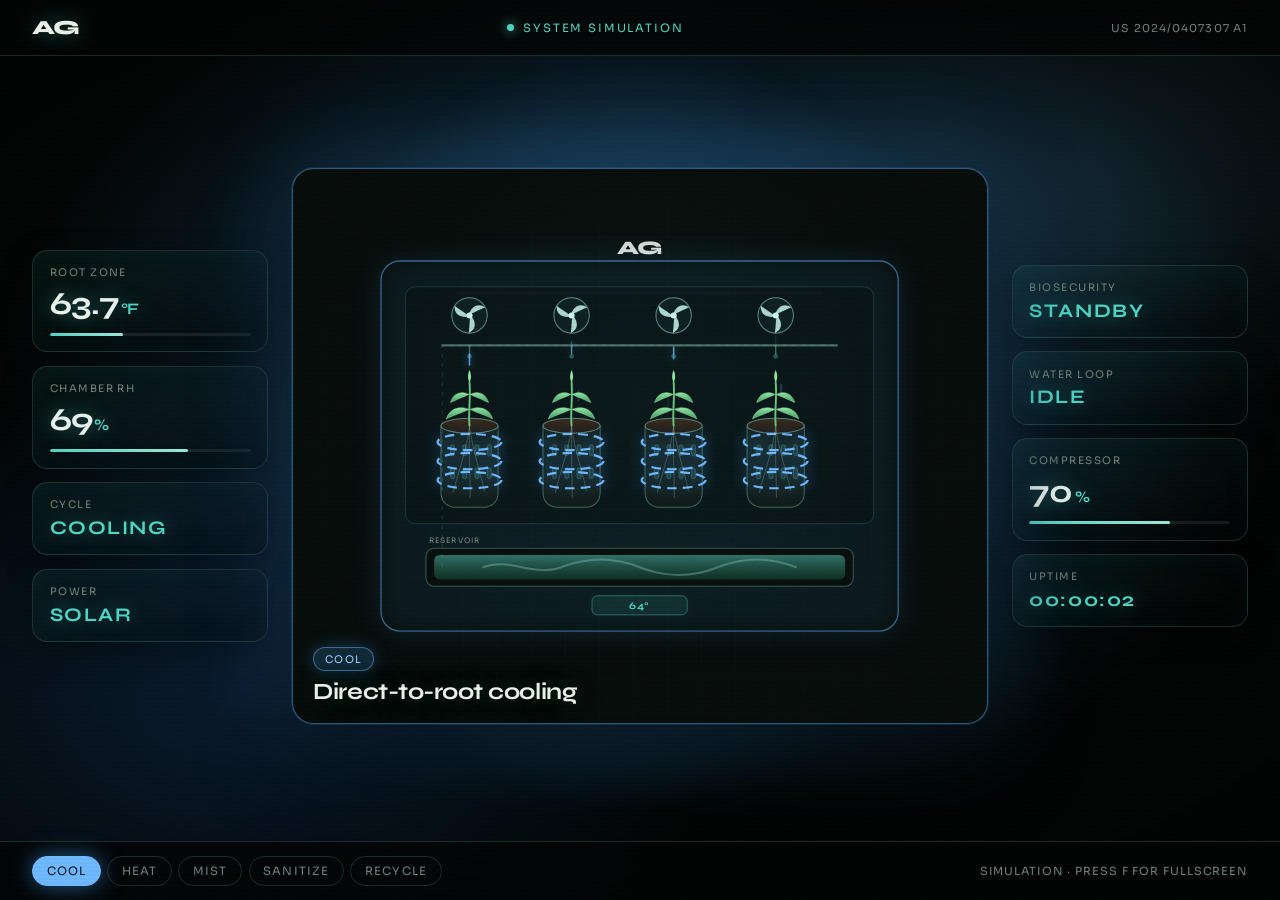
<file: kiosk.html>
<!DOCTYPE html>
<html lang="en">
  <head>
    <meta charset="UTF-8" />
    <meta name="viewport" content="width=device-width, initial-scale=1.0" />
    <title>AG — System Simulation</title>
    <meta name="description" content="AG booth display — thermally controlled plant nursery system simulation." />
    <meta name="robots" content="noindex" />
    <link rel="preconnect" href="https://fonts.googleapis.com" />
    <link rel="preconnect" href="https://fonts.gstatic.com" crossorigin />
    <link
      href="https://fonts.googleapis.com/css2?family=Sora:wght@300;400;500;600&family=Syne:wght@600;700;800&display=swap"
      rel="stylesheet"
    />
    <link rel="stylesheet" href="css/kiosk.css" />
  </head>
  <body class="kiosk" data-mode="cool">
    <div class="grain" aria-hidden="true"></div>
    <div class="scanlines" aria-hidden="true"></div>

    <header class="kiosk-bar">
      <a class="kiosk-bar__brand" href="index.html">AG</a>
      <p class="kiosk-bar__status">
        <span class="pulse-dot" aria-hidden="true"></span>
        <span data-feed-status>SYSTEM SIMULATION</span>
      </p>
      <p class="kiosk-bar__meta">US 2024/0407307 A1</p>
    </header>

    <main class="kiosk-stage">
      <aside class="hud hud--left">
        <div class="hud__block">
          <p class="hud__label">Root zone</p>
          <p class="hud__value"><span data-root-temp>64.2</span><small>°F</small></p>
          <div class="hud__meter"><span data-root-meter style="width: 62%"></span></div>
        </div>
        <div class="hud__block">
          <p class="hud__label">Chamber RH</p>
          <p class="hud__value"><span data-rh>71</span><small>%</small></p>
          <div class="hud__meter"><span data-rh-meter style="width: 71%"></span></div>
        </div>
        <div class="hud__block">
          <p class="hud__label">Cycle</p>
          <p class="hud__value hud__value--text" data-cycle>COOLING</p>
        </div>
        <div class="hud__block">
          <p class="hud__label">Power</p>
          <p class="hud__value hud__value--text" data-power>SOLAR</p>
        </div>
      </aside>

      <div class="viz" aria-hidden="true">
        <div class="viz__bloom"></div>
        <div class="viz__frame">
          <div class="viz__grid"></div>

          <!--
            Bay centers (shared by fans / nozzles / pots / plants):
            250 · 400 · 550 · 700
          -->
          <svg class="viz__schematic" viewBox="0 0 1000 640" preserveAspectRatio="xMidYMid meet">
            <defs>
              <linearGradient id="coilGrad" x1="0" y1="0" x2="1" y2="0">
                <stop offset="0%" stop-color="#7ef0de" />
                <stop offset="100%" stop-color="#2f9a74" />
              </linearGradient>
              <linearGradient id="leafGrad" x1="0" y1="0" x2="0" y2="1">
                <stop offset="0%" stop-color="#8fe6a0" />
                <stop offset="100%" stop-color="#3f9a63" />
              </linearGradient>
              <linearGradient id="waterGrad" x1="0" y1="0" x2="0" y2="1">
                <stop offset="0%" stop-color="#5fe0d0" stop-opacity="0.55" />
                <stop offset="100%" stop-color="#2f9a74" stop-opacity="0.28" />
              </linearGradient>
              <linearGradient id="soilGrad" x1="0" y1="0" x2="0" y2="1">
                <stop offset="0%" stop-color="#3a2c1e" />
                <stop offset="100%" stop-color="#1c150e" />
              </linearGradient>
              <filter id="soft" x="-60%" y="-60%" width="220%" height="220%">
                <feGaussianBlur stdDeviation="2.5" result="b" />
                <feMerge><feMergeNode in="b" /><feMergeNode in="SourceGraphic" /></feMerge>
              </filter>

              <!-- cylindrical breathing container -->
              <g id="pot">
                <path class="pot-body" d="M-42 0 V98 Q-42 116 -24 120 H24 Q42 116 42 98 V0" />
                <ellipse class="pot-soil" cx="0" cy="0" rx="42" ry="11" fill="url(#soilGrad)" />
                <ellipse class="pot-rim" cx="0" cy="0" rx="42" ry="11" />
                <rect class="pot-slot" x="-28" y="28" width="6" height="16" rx="3" />
                <rect class="pot-slot" x="-10" y="28" width="6" height="16" rx="3" />
                <rect class="pot-slot" x="8" y="28" width="6" height="16" rx="3" />
                <rect class="pot-slot" x="26" y="28" width="6" height="16" rx="3" />
                <rect class="pot-slot" x="-28" y="62" width="6" height="16" rx="3" />
                <rect class="pot-slot" x="-10" y="62" width="6" height="16" rx="3" />
                <rect class="pot-slot" x="8" y="62" width="6" height="16" rx="3" />
                <rect class="pot-slot" x="26" y="62" width="6" height="16" rx="3" />
              </g>

              <g id="coilset">
                <ellipse class="coil-ring" cx="0" cy="24" rx="47" ry="12" />
                <ellipse class="coil-ring" cx="0" cy="52" rx="47" ry="12" />
                <ellipse class="coil-ring" cx="0" cy="80" rx="47" ry="12" />
              </g>

              <g id="seed">
                <path class="root" d="M0 2 C -5 38 -16 66 -24 98" />
                <path class="root" d="M0 2 C 5 38 15 64 22 96" />
                <path class="root" d="M0 2 C -1 44 1 76 1 106" />
                <path class="stem" d="M0 0 C -2 -20 2 -42 0 -64" />
                <path class="leaf" d="M-1 -24 C -16 -30 -30 -24 -34 -10 C -22 -16 -8 -20 -1 -24 Z" />
                <path class="leaf" d="M1 -24 C 16 -30 30 -24 34 -10 C 22 -16 8 -20 1 -24 Z" />
                <path class="leaf" d="M-1 -46 C -13 -52 -24 -47 -28 -34 C -18 -39 -7 -43 -1 -46 Z" />
                <path class="leaf" d="M1 -46 C 13 -52 24 -47 28 -34 C 18 -39 7 -43 1 -46 Z" />
                <path class="bud" d="M0 -64 C -5 -72 0 -82 0 -82 C 0 -82 5 -72 0 -64 Z" />
              </g>

              <!-- fan with SMIL spin so it stays centered -->
              <g id="fan">
                <circle class="fan-housing" r="26" />
                <g class="fan-blades">
                  <path d="M0 -2 C 10 -12 20 -11 26 -1 C 16 -2 7 0 0 -2 Z" />
                  <path d="M0 -2 C 10 -12 20 -11 26 -1 C 16 -2 7 0 0 -2 Z" transform="rotate(120)" />
                  <path d="M0 -2 C 10 -12 20 -11 26 -1 C 16 -2 7 0 0 -2 Z" transform="rotate(240)" />
                  <animateTransform attributeName="transform" type="rotate" from="0" to="360" dur="1.2s" repeatCount="indefinite" />
                </g>
                <circle class="fan-hub" r="4.5" />
              </g>

            </defs>

            <!-- housing -->
            <rect class="housing" x="120" y="48" width="760" height="544" rx="28" />
            <rect class="chamber" x="156" y="86" width="688" height="348" rx="14" />
            <text class="mark" x="500" y="38" text-anchor="middle">AG</text>

            <!-- fans — one per bay -->
            <use href="#fan" x="250" y="128" />
            <use href="#fan" x="400" y="128" />
            <use href="#fan" x="550" y="128" />
            <use href="#fan" x="700" y="128" />

            <!-- mist manifold + nozzles on bay centers -->
            <path class="manifold" d="M210 172 H790" />
            <g class="nozzles">
              <line class="nozzle-stub" x1="250" y1="172" x2="250" y2="186" />
              <line class="nozzle-stub" x1="400" y1="172" x2="400" y2="186" />
              <line class="nozzle-stub" x1="550" y1="172" x2="550" y2="186" />
              <line class="nozzle-stub" x1="700" y1="172" x2="700" y2="186" />
              <circle class="nozzle" cx="250" cy="188" r="3.5" />
              <circle class="nozzle" cx="400" cy="188" r="3.5" />
              <circle class="nozzle" cx="550" cy="188" r="3.5" />
              <circle class="nozzle" cx="700" cy="188" r="3.5" />
            </g>

            <!-- cool airflow: fan → canopy (only visible in cool) -->
            <g class="fx fx--cool">
              <g transform="translate(250 154)">
                <line class="air" x1="0" y1="0" x2="0" y2="16">
                  <animate attributeName="y1" values="0;108" dur="1.8s" begin="0s" repeatCount="indefinite" />
                  <animate attributeName="y2" values="16;124" dur="1.8s" begin="0s" repeatCount="indefinite" />
                  <animate attributeName="opacity" values="0;0.9;0" keyTimes="0;0.3;1" dur="1.8s" begin="0s" repeatCount="indefinite" />
                </line>
                <line class="air" x1="-10" y1="0" x2="-10" y2="14">
                  <animate attributeName="y1" values="0;108" dur="1.8s" begin="0.6s" repeatCount="indefinite" />
                  <animate attributeName="y2" values="14;122" dur="1.8s" begin="0.6s" repeatCount="indefinite" />
                  <animate attributeName="opacity" values="0;0.7;0" keyTimes="0;0.3;1" dur="1.8s" begin="0.6s" repeatCount="indefinite" />
                </line>
              </g>
              <g transform="translate(400 154)">
                <line class="air" x1="0" y1="0" x2="0" y2="16">
                  <animate attributeName="y1" values="0;108" dur="1.8s" begin="0.3s" repeatCount="indefinite" />
                  <animate attributeName="y2" values="16;124" dur="1.8s" begin="0.3s" repeatCount="indefinite" />
                  <animate attributeName="opacity" values="0;0.9;0" keyTimes="0;0.3;1" dur="1.8s" begin="0.3s" repeatCount="indefinite" />
                </line>
                <line class="air" x1="10" y1="0" x2="10" y2="14">
                  <animate attributeName="y1" values="0;108" dur="1.8s" begin="0.9s" repeatCount="indefinite" />
                  <animate attributeName="y2" values="14;122" dur="1.8s" begin="0.9s" repeatCount="indefinite" />
                  <animate attributeName="opacity" values="0;0.7;0" keyTimes="0;0.3;1" dur="1.8s" begin="0.9s" repeatCount="indefinite" />
                </line>
              </g>
              <g transform="translate(550 154)">
                <line class="air" x1="0" y1="0" x2="0" y2="16">
                  <animate attributeName="y1" values="0;108" dur="1.8s" begin="0.15s" repeatCount="indefinite" />
                  <animate attributeName="y2" values="16;124" dur="1.8s" begin="0.15s" repeatCount="indefinite" />
                  <animate attributeName="opacity" values="0;0.9;0" keyTimes="0;0.3;1" dur="1.8s" begin="0.15s" repeatCount="indefinite" />
                </line>
                <line class="air" x1="-8" y1="0" x2="-8" y2="14">
                  <animate attributeName="y1" values="0;108" dur="1.8s" begin="0.75s" repeatCount="indefinite" />
                  <animate attributeName="y2" values="14;122" dur="1.8s" begin="0.75s" repeatCount="indefinite" />
                  <animate attributeName="opacity" values="0;0.7;0" keyTimes="0;0.3;1" dur="1.8s" begin="0.75s" repeatCount="indefinite" />
                </line>
              </g>
              <g transform="translate(700 154)">
                <line class="air" x1="0" y1="0" x2="0" y2="16">
                  <animate attributeName="y1" values="0;108" dur="1.8s" begin="0.45s" repeatCount="indefinite" />
                  <animate attributeName="y2" values="16;124" dur="1.8s" begin="0.45s" repeatCount="indefinite" />
                  <animate attributeName="opacity" values="0;0.9;0" keyTimes="0;0.3;1" dur="1.8s" begin="0.45s" repeatCount="indefinite" />
                </line>
                <line class="air" x1="8" y1="0" x2="8" y2="14">
                  <animate attributeName="y1" values="0;108" dur="1.8s" begin="1.05s" repeatCount="indefinite" />
                  <animate attributeName="y2" values="14;122" dur="1.8s" begin="1.05s" repeatCount="indefinite" />
                  <animate attributeName="opacity" values="0;0.7;0" keyTimes="0;0.3;1" dur="1.8s" begin="1.05s" repeatCount="indefinite" />
                </line>
              </g>
            </g>

            <!-- mist drops + haze (only mist) -->
            <g class="fx fx--mist">
              <ellipse class="mist-haze" cx="500" cy="240" rx="300" ry="70" />
              <ellipse class="mist-haze" cx="500" cy="280" rx="280" ry="50" style="animation-delay:0.6s" />
              <g transform="translate(250 190)">
                <circle class="drop" r="2.4"><animate attributeName="cy" values="0;78" dur="1.2s" begin="0s" repeatCount="indefinite" /><animate attributeName="opacity" values="0;1;1;0" keyTimes="0;0.08;0.7;1" dur="1.2s" begin="0s" repeatCount="indefinite" /></circle>
                <circle class="drop" r="1.7" cx="-8"><animate attributeName="cy" values="0;78" dur="1.2s" begin="0.25s" repeatCount="indefinite" /><animate attributeName="opacity" values="0;1;1;0" keyTimes="0;0.08;0.7;1" dur="1.2s" begin="0.25s" repeatCount="indefinite" /></circle>
                <circle class="drop" r="1.7" cx="8"><animate attributeName="cy" values="0;78" dur="1.2s" begin="0.5s" repeatCount="indefinite" /><animate attributeName="opacity" values="0;1;1;0" keyTimes="0;0.08;0.7;1" dur="1.2s" begin="0.5s" repeatCount="indefinite" /></circle>
                <circle class="drop" r="1.4" cx="-4"><animate attributeName="cy" values="0;78" dur="1.2s" begin="0.75s" repeatCount="indefinite" /><animate attributeName="opacity" values="0;1;1;0" keyTimes="0;0.08;0.7;1" dur="1.2s" begin="0.75s" repeatCount="indefinite" /></circle>
                <circle class="drop" r="1.4" cx="5"><animate attributeName="cy" values="0;78" dur="1.2s" begin="1s" repeatCount="indefinite" /><animate attributeName="opacity" values="0;1;1;0" keyTimes="0;0.08;0.7;1" dur="1.2s" begin="1s" repeatCount="indefinite" /></circle>
                <circle class="drop" r="1.2" cx="-12"><animate attributeName="cy" values="0;70" dur="1.35s" begin="0.35s" repeatCount="indefinite" /><animate attributeName="opacity" values="0;1;1;0" keyTimes="0;0.08;0.7;1" dur="1.35s" begin="0.35s" repeatCount="indefinite" /></circle>
                <circle class="drop" r="1.2" cx="12"><animate attributeName="cy" values="0;70" dur="1.35s" begin="0.85s" repeatCount="indefinite" /><animate attributeName="opacity" values="0;1;1;0" keyTimes="0;0.08;0.7;1" dur="1.35s" begin="0.85s" repeatCount="indefinite" /></circle>
              </g>
              <g transform="translate(400 190)">
                <circle class="drop" r="2.4"><animate attributeName="cy" values="0;78" dur="1.2s" begin="0.15s" repeatCount="indefinite" /><animate attributeName="opacity" values="0;1;1;0" keyTimes="0;0.08;0.7;1" dur="1.2s" begin="0.15s" repeatCount="indefinite" /></circle>
                <circle class="drop" r="1.7" cx="-8"><animate attributeName="cy" values="0;78" dur="1.2s" begin="0.4s" repeatCount="indefinite" /><animate attributeName="opacity" values="0;1;1;0" keyTimes="0;0.08;0.7;1" dur="1.2s" begin="0.4s" repeatCount="indefinite" /></circle>
                <circle class="drop" r="1.7" cx="8"><animate attributeName="cy" values="0;78" dur="1.2s" begin="0.65s" repeatCount="indefinite" /><animate attributeName="opacity" values="0;1;1;0" keyTimes="0;0.08;0.7;1" dur="1.2s" begin="0.65s" repeatCount="indefinite" /></circle>
                <circle class="drop" r="1.4" cx="-4"><animate attributeName="cy" values="0;78" dur="1.2s" begin="0.9s" repeatCount="indefinite" /><animate attributeName="opacity" values="0;1;1;0" keyTimes="0;0.08;0.7;1" dur="1.2s" begin="0.9s" repeatCount="indefinite" /></circle>
                <circle class="drop" r="1.4" cx="5"><animate attributeName="cy" values="0;78" dur="1.2s" begin="1.1s" repeatCount="indefinite" /><animate attributeName="opacity" values="0;1;1;0" keyTimes="0;0.08;0.7;1" dur="1.2s" begin="1.1s" repeatCount="indefinite" /></circle>
                <circle class="drop" r="1.2" cx="-12"><animate attributeName="cy" values="0;70" dur="1.35s" begin="0.5s" repeatCount="indefinite" /><animate attributeName="opacity" values="0;1;1;0" keyTimes="0;0.08;0.7;1" dur="1.35s" begin="0.5s" repeatCount="indefinite" /></circle>
                <circle class="drop" r="1.2" cx="12"><animate attributeName="cy" values="0;70" dur="1.35s" begin="1s" repeatCount="indefinite" /><animate attributeName="opacity" values="0;1;1;0" keyTimes="0;0.08;0.7;1" dur="1.35s" begin="1s" repeatCount="indefinite" /></circle>
              </g>
              <g transform="translate(550 190)">
                <circle class="drop" r="2.4"><animate attributeName="cy" values="0;78" dur="1.2s" begin="0.08s" repeatCount="indefinite" /><animate attributeName="opacity" values="0;1;1;0" keyTimes="0;0.08;0.7;1" dur="1.2s" begin="0.08s" repeatCount="indefinite" /></circle>
                <circle class="drop" r="1.7" cx="-8"><animate attributeName="cy" values="0;78" dur="1.2s" begin="0.33s" repeatCount="indefinite" /><animate attributeName="opacity" values="0;1;1;0" keyTimes="0;0.08;0.7;1" dur="1.2s" begin="0.33s" repeatCount="indefinite" /></circle>
                <circle class="drop" r="1.7" cx="8"><animate attributeName="cy" values="0;78" dur="1.2s" begin="0.58s" repeatCount="indefinite" /><animate attributeName="opacity" values="0;1;1;0" keyTimes="0;0.08;0.7;1" dur="1.2s" begin="0.58s" repeatCount="indefinite" /></circle>
                <circle class="drop" r="1.4" cx="-4"><animate attributeName="cy" values="0;78" dur="1.2s" begin="0.83s" repeatCount="indefinite" /><animate attributeName="opacity" values="0;1;1;0" keyTimes="0;0.08;0.7;1" dur="1.2s" begin="0.83s" repeatCount="indefinite" /></circle>
                <circle class="drop" r="1.4" cx="5"><animate attributeName="cy" values="0;78" dur="1.2s" begin="1.05s" repeatCount="indefinite" /><animate attributeName="opacity" values="0;1;1;0" keyTimes="0;0.08;0.7;1" dur="1.2s" begin="1.05s" repeatCount="indefinite" /></circle>
                <circle class="drop" r="1.2" cx="-12"><animate attributeName="cy" values="0;70" dur="1.35s" begin="0.45s" repeatCount="indefinite" /><animate attributeName="opacity" values="0;1;1;0" keyTimes="0;0.08;0.7;1" dur="1.35s" begin="0.45s" repeatCount="indefinite" /></circle>
                <circle class="drop" r="1.2" cx="12"><animate attributeName="cy" values="0;70" dur="1.35s" begin="0.95s" repeatCount="indefinite" /><animate attributeName="opacity" values="0;1;1;0" keyTimes="0;0.08;0.7;1" dur="1.35s" begin="0.95s" repeatCount="indefinite" /></circle>
              </g>
              <g transform="translate(700 190)">
                <circle class="drop" r="2.4"><animate attributeName="cy" values="0;78" dur="1.2s" begin="0.22s" repeatCount="indefinite" /><animate attributeName="opacity" values="0;1;1;0" keyTimes="0;0.08;0.7;1" dur="1.2s" begin="0.22s" repeatCount="indefinite" /></circle>
                <circle class="drop" r="1.7" cx="-8"><animate attributeName="cy" values="0;78" dur="1.2s" begin="0.47s" repeatCount="indefinite" /><animate attributeName="opacity" values="0;1;1;0" keyTimes="0;0.08;0.7;1" dur="1.2s" begin="0.47s" repeatCount="indefinite" /></circle>
                <circle class="drop" r="1.7" cx="8"><animate attributeName="cy" values="0;78" dur="1.2s" begin="0.72s" repeatCount="indefinite" /><animate attributeName="opacity" values="0;1;1;0" keyTimes="0;0.08;0.7;1" dur="1.2s" begin="0.72s" repeatCount="indefinite" /></circle>
                <circle class="drop" r="1.4" cx="-4"><animate attributeName="cy" values="0;78" dur="1.2s" begin="0.97s" repeatCount="indefinite" /><animate attributeName="opacity" values="0;1;1;0" keyTimes="0;0.08;0.7;1" dur="1.2s" begin="0.97s" repeatCount="indefinite" /></circle>
                <circle class="drop" r="1.4" cx="5"><animate attributeName="cy" values="0;78" dur="1.2s" begin="1.15s" repeatCount="indefinite" /><animate attributeName="opacity" values="0;1;1;0" keyTimes="0;0.08;0.7;1" dur="1.2s" begin="1.15s" repeatCount="indefinite" /></circle>
                <circle class="drop" r="1.2" cx="-12"><animate attributeName="cy" values="0;70" dur="1.35s" begin="0.6s" repeatCount="indefinite" /><animate attributeName="opacity" values="0;1;1;0" keyTimes="0;0.08;0.7;1" dur="1.35s" begin="0.6s" repeatCount="indefinite" /></circle>
                <circle class="drop" r="1.2" cx="12"><animate attributeName="cy" values="0;70" dur="1.35s" begin="1.1s" repeatCount="indefinite" /><animate attributeName="opacity" values="0;1;1;0" keyTimes="0;0.08;0.7;1" dur="1.35s" begin="1.1s" repeatCount="indefinite" /></circle>
              </g>
            </g>

            <!-- pots / coils / plants — all on bay centers, soil at y=290 -->
            <use href="#pot" x="250" y="290" />
            <use href="#pot" x="400" y="290" />
            <use href="#pot" x="550" y="290" />
            <use href="#pot" x="700" y="290" />

            <g class="coils">
              <use href="#coilset" x="250" y="290" />
              <use href="#coilset" x="400" y="290" />
              <use href="#coilset" x="550" y="290" />
              <use href="#coilset" x="700" y="290" />
            </g>

            <g transform="translate(250 290)"><g class="plant"><use href="#seed" /></g></g>
            <g transform="translate(400 290)"><g class="plant plant--b"><use href="#seed" /></g></g>
            <g transform="translate(550 290)"><g class="plant plant--c"><use href="#seed" /></g></g>
            <g transform="translate(700 290)"><g class="plant plant--d"><use href="#seed" /></g></g>

            <!-- UV lamp strip — centered over the 4 bays (cx=500) -->
            <rect class="uv-lamp" x="230" y="92" width="540" height="6" rx="3" />
            <rect class="uv-wash" x="168" y="104" width="664" height="314" rx="12" />
            <g class="fx fx--sanitize">
              <circle class="uv-orb" cx="250" cy="150" r="10">
                <animate attributeName="opacity" values="0.35;1;0.35" dur="1.6s" begin="0s" repeatCount="indefinite" />
                <animate attributeName="r" values="8;12;8" dur="1.6s" begin="0s" repeatCount="indefinite" />
              </circle>
              <circle class="uv-orb" cx="400" cy="150" r="10">
                <animate attributeName="opacity" values="0.35;1;0.35" dur="1.6s" begin="0.3s" repeatCount="indefinite" />
                <animate attributeName="r" values="8;12;8" dur="1.6s" begin="0.3s" repeatCount="indefinite" />
              </circle>
              <circle class="uv-orb" cx="550" cy="150" r="10">
                <animate attributeName="opacity" values="0.35;1;0.35" dur="1.6s" begin="0.6s" repeatCount="indefinite" />
                <animate attributeName="r" values="8;12;8" dur="1.6s" begin="0.6s" repeatCount="indefinite" />
              </circle>
              <circle class="uv-orb" cx="700" cy="150" r="10">
                <animate attributeName="opacity" values="0.35;1;0.35" dur="1.6s" begin="0.9s" repeatCount="indefinite" />
                <animate attributeName="r" values="8;12;8" dur="1.6s" begin="0.9s" repeatCount="indefinite" />
              </circle>
              <circle class="uv-orb" cx="325" cy="320" r="6">
                <animate attributeName="opacity" values="0.2;0.8;0.2" dur="2s" begin="0.2s" repeatCount="indefinite" />
              </circle>
              <circle class="uv-orb" cx="500" cy="340" r="7">
                <animate attributeName="opacity" values="0.2;0.8;0.2" dur="2s" begin="0.7s" repeatCount="indefinite" />
              </circle>
              <circle class="uv-orb" cx="675" cy="320" r="6">
                <animate attributeName="opacity" values="0.2;0.8;0.2" dur="2s" begin="1.2s" repeatCount="indefinite" />
              </circle>
            </g>

            <!-- reservoir — fill + heater share the same vertical center (498) -->
            <text class="tank-label" x="190" y="462" text-anchor="start">RESERVOIR</text>
            <rect class="tank" x="186" y="470" width="628" height="56" rx="12" />
            <rect class="tank-fill" x="198" y="480" width="604" height="36" rx="8" fill="url(#waterGrad)" />
            <rect class="tank-heatwash" x="198" y="480" width="604" height="36" rx="8" />
            <g transform="translate(500 498)">
              <path
                class="heater"
                d="M-230 0
                   C -192 -15, -154 15, -115 0
                   S -38 -15, 0 0
                   S 77 15, 115 0
                   S 192 -15, 230 0"
              />
            </g>

            <!-- heat rising from tank (only heat) — aligned to bay centers -->
            <g class="fx fx--heat">
              <path class="heatwave" d="M250 476 q 5 -10 0 -20 q -5 -10 0 -20">
                <animate attributeName="opacity" values="0;1;0" dur="1.8s" begin="0s" repeatCount="indefinite" />
                <animateTransform attributeName="transform" type="translate" values="0 0; 0 -22" dur="1.8s" begin="0s" repeatCount="indefinite" />
              </path>
              <path class="heatwave" d="M400 476 q 5 -10 0 -20 q -5 -10 0 -20">
                <animate attributeName="opacity" values="0;1;0" dur="1.8s" begin="0.35s" repeatCount="indefinite" />
                <animateTransform attributeName="transform" type="translate" values="0 0; 0 -22" dur="1.8s" begin="0.35s" repeatCount="indefinite" />
              </path>
              <path class="heatwave" d="M550 476 q 5 -10 0 -20 q -5 -10 0 -20">
                <animate attributeName="opacity" values="0;1;0" dur="1.8s" begin="0.7s" repeatCount="indefinite" />
                <animateTransform attributeName="transform" type="translate" values="0 0; 0 -22" dur="1.8s" begin="0.7s" repeatCount="indefinite" />
              </path>
              <path class="heatwave" d="M700 476 q 5 -10 0 -20 q -5 -10 0 -20">
                <animate attributeName="opacity" values="0;1;0" dur="1.8s" begin="1.05s" repeatCount="indefinite" />
                <animateTransform attributeName="transform" type="translate" values="0 0; 0 -22" dur="1.8s" begin="1.05s" repeatCount="indefinite" />
              </path>
              <path class="heatwave" d="M325 476 q 5 -10 0 -20 q -5 -10 0 -20">
                <animate attributeName="opacity" values="0;0.8;0" dur="1.8s" begin="0.2s" repeatCount="indefinite" />
                <animateTransform attributeName="transform" type="translate" values="0 0; 0 -18" dur="1.8s" begin="0.2s" repeatCount="indefinite" />
              </path>
              <path class="heatwave" d="M475 476 q 5 -10 0 -20 q -5 -10 0 -20">
                <animate attributeName="opacity" values="0;0.8;0" dur="1.8s" begin="0.55s" repeatCount="indefinite" />
                <animateTransform attributeName="transform" type="translate" values="0 0; 0 -18" dur="1.8s" begin="0.55s" repeatCount="indefinite" />
              </path>
              <path class="heatwave" d="M625 476 q 5 -10 0 -20 q -5 -10 0 -20">
                <animate attributeName="opacity" values="0;0.8;0" dur="1.8s" begin="0.9s" repeatCount="indefinite" />
                <animateTransform attributeName="transform" type="translate" values="0 0; 0 -18" dur="1.8s" begin="0.9s" repeatCount="indefinite" />
              </path>
            </g>

            <!-- recycle loop: tank → riser → manifold + arrows -->
            <path class="supply" d="M210 498 V172 H790" fill="none" />
            <g class="fx fx--recycle">
              <circle class="flow-bead" r="5" filter="url(#soft)">
                <animateMotion dur="3.2s" repeatCount="indefinite" path="M210 498 V172 H790" />
              </circle>
              <circle class="flow-bead" r="4" filter="url(#soft)">
                <animateMotion dur="3.2s" begin="1.05s" repeatCount="indefinite" path="M210 498 V172 H790" />
              </circle>
              <circle class="flow-bead" r="4" filter="url(#soft)">
                <animateMotion dur="3.2s" begin="2.1s" repeatCount="indefinite" path="M210 498 V172 H790" />
              </circle>

              <!-- directional arrows along the loop -->
              <polygon class="recycle-arrow" points="210,430 204,444 216,444" />
              <polygon class="recycle-arrow" points="210,320 204,334 216,334" />
              <polygon class="recycle-arrow" points="210,220 204,234 216,234" />
              <polygon class="recycle-arrow" points="320,172 306,166 306,178" />
              <polygon class="recycle-arrow" points="500,172 486,166 486,178" />
              <polygon class="recycle-arrow" points="680,172 666,166 666,178" />

              <!-- spinning recycle mark -->
              <g transform="translate(820 300)">
                <g class="recycle-mark">
                  <path d="M-14 -6 a16 16 0 1 1 -4 18" />
                  <polygon class="recycle-arrow" points="-18,14 -8,18 -14,6" />
                  <path d="M14 6 a16 16 0 1 1 4 -18" />
                  <polygon class="recycle-arrow" points="18,-14 8,-18 14,-6" />
                  <animateTransform attributeName="transform" type="rotate" from="0" to="360" dur="4s" repeatCount="indefinite" />
                </g>
              </g>
            </g>

            <!-- control readout -->
            <rect class="control" x="430" y="540" width="140" height="28" rx="8" />
            <text class="control-temp" x="500" y="559" text-anchor="middle" data-screen-temp>64°</text>
          </svg>

          <div class="viz__readout">
            <span class="viz__badge" data-phase-badge>COOL</span>
            <p class="viz__phase" data-phase-label>Direct-to-root cooling</p>
          </div>
        </div>
      </div>

      <aside class="hud hud--right">
        <div class="hud__block">
          <p class="hud__label">Biosecurity</p>
          <p class="hud__value hud__value--text" data-bio>STANDBY</p>
        </div>
        <div class="hud__block">
          <p class="hud__label">Water loop</p>
          <p class="hud__value hud__value--text" data-water>IDLE</p>
        </div>
        <div class="hud__block">
          <p class="hud__label">Compressor</p>
          <p class="hud__value"><span data-comp>42</span><small>%</small></p>
          <div class="hud__meter"><span data-comp-meter style="width: 42%"></span></div>
        </div>
        <div class="hud__block">
          <p class="hud__label">Uptime</p>
          <p class="hud__value hud__value--text" data-uptime>00:00:00</p>
        </div>
      </aside>
    </main>

    <footer class="kiosk-foot">
      <div class="phases" data-phases>
        <button type="button" class="is-active" data-phase="0">Cool</button>
        <button type="button" data-phase="1">Heat</button>
        <button type="button" data-phase="2">Mist</button>
        <button type="button" data-phase="3">Sanitize</button>
        <button type="button" data-phase="4">Recycle</button>
      </div>
      <p class="kiosk-foot__tag">Simulation · Press F for fullscreen</p>
    </footer>

    <script src="js/kiosk.js"></script>
  </body>
</html>
</file>
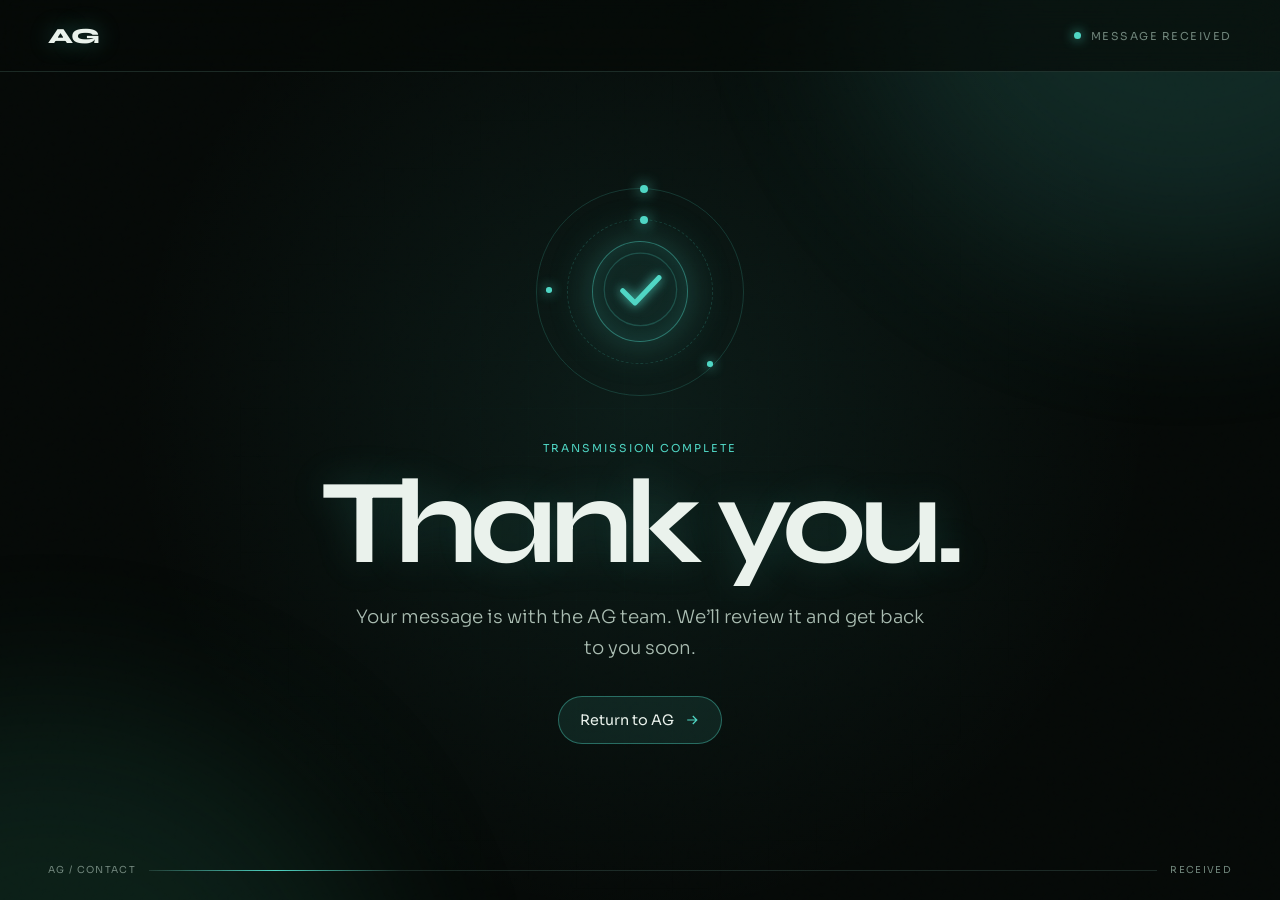
<file: thank-you.html>
<!DOCTYPE html>
<html lang="en">
  <head>
    <meta charset="UTF-8" />
    <meta name="viewport" content="width=device-width, initial-scale=1.0" />
    <title>Thank You — AG</title>
    <meta name="description" content="Thank you for contacting AG." />
    <meta name="robots" content="noindex" />
    <link rel="preconnect" href="https://fonts.googleapis.com" />
    <link rel="preconnect" href="https://fonts.gstatic.com" crossorigin />
    <link
      href="https://fonts.googleapis.com/css2?family=Sora:wght@300;400;500;600&family=Syne:wght@600;700;800&display=swap"
      rel="stylesheet"
    />
    <link rel="stylesheet" href="css/thank-you.css" />
  </head>
  <body>
    <div class="grain" aria-hidden="true"></div>
    <div class="ambient ambient--one" aria-hidden="true"></div>
    <div class="ambient ambient--two" aria-hidden="true"></div>

    <header class="thank-nav">
      <a class="thank-nav__brand" href="index.html" aria-label="AG home">AG</a>
      <p><span></span> Message received</p>
    </header>

    <main class="thank-main">
      <div class="signal" aria-hidden="true">
        <div class="signal__orbit signal__orbit--outer"></div>
        <div class="signal__orbit signal__orbit--inner"></div>
        <div class="signal__core">
          <svg viewBox="0 0 96 96" role="presentation">
            <circle class="signal__ring" cx="48" cy="48" r="43" />
            <path class="signal__check" d="M27 49.5 41.5 64 70 34" />
          </svg>
        </div>
        <span class="signal__node signal__node--one"></span>
        <span class="signal__node signal__node--two"></span>
      </div>

      <div class="thank-copy">
        <p class="eyebrow">Transmission complete</p>
        <h1>Thank you.</h1>
        <p class="thank-copy__lede">
          Your message is with the AG team. We’ll review it and get back to you soon.
        </p>
        <a class="return-link" href="index.html">
          <span>Return to AG</span>
          <svg viewBox="0 0 20 20" aria-hidden="true">
            <path d="M4 10h12M11 5l5 5-5 5" />
          </svg>
        </a>
      </div>

      <div class="system-line" aria-hidden="true">
        <span>AG / CONTACT</span>
        <i></i>
        <span>RECEIVED</span>
      </div>
    </main>
  </body>
</html>
</file>
<file: css/kiosk.css>
:root {
  --bg: #030605;
  --ink: #eaf2ec;
  --ink-soft: #a9bcb1;
  --muted: #6f847a;
  --line: rgba(143, 212, 196, 0.18);
  --glow: #4fd6c4;
  --glow-soft: rgba(79, 214, 196, 0.45);
  --violet: #9b7bff;
  --amber: #ffb347;
  --ease: cubic-bezier(0.16, 1, 0.3, 1);
  --font-display: "Syne", sans-serif;
  --font-body: "Sora", sans-serif;
}

*,
*::before,
*::after {
  box-sizing: border-box;
}

html,
body {
  margin: 0;
  height: 100%;
}

body.kiosk {
  color: var(--ink);
  font-family: var(--font-body);
  background: var(--bg);
  overflow: hidden;
  cursor: none;
  -webkit-font-smoothing: antialiased;
  user-select: none;
}

body.kiosk.show-cursor {
  cursor: auto;
}

.grain,
.scanlines {
  pointer-events: none;
  position: fixed;
  inset: 0;
  z-index: 50;
}

.grain {
  opacity: 0.05;
  mix-blend-mode: overlay;
  background-image: url("data:image/svg+xml,%3Csvg viewBox='0 0 200 200' xmlns='http://www.w3.org/2000/svg'%3E%3Cfilter id='n'%3E%3CfeTurbulence type='fractalNoise' baseFrequency='0.85' numOctaves='4' stitchTiles='stitch'/%3E%3C/filter%3E%3Crect width='100%25' height='100%25' filter='url(%23n)'/%3E%3C/svg%3E");
}

.scanlines {
  opacity: 0.06;
  background: repeating-linear-gradient(
    to bottom,
    transparent 0,
    transparent 2px,
    rgba(0, 0, 0, 0.35) 3px,
    rgba(0, 0, 0, 0.35) 4px
  );
}

body::before {
  content: "";
  position: fixed;
  inset: 0;
  z-index: -1;
  transition: background 0.9s var(--ease);
  background:
    radial-gradient(1100px 760px at 50% 42%, rgba(70, 170, 255, 0.32), transparent 58%),
    radial-gradient(900px 600px at 18% 78%, rgba(40, 120, 220, 0.18), transparent 55%),
    radial-gradient(700px 500px at 85% 20%, rgba(100, 200, 255, 0.12), transparent 50%),
    radial-gradient(120% 100% at 50% 50%, transparent 40%, rgba(0, 0, 0, 0.75) 100%);
}

body[data-mode="cool"]::before {
  background:
    radial-gradient(1100px 760px at 50% 42%, rgba(70, 170, 255, 0.32), transparent 58%),
    radial-gradient(900px 600px at 18% 78%, rgba(40, 120, 220, 0.18), transparent 55%),
    radial-gradient(700px 500px at 85% 20%, rgba(100, 200, 255, 0.12), transparent 50%),
    radial-gradient(120% 100% at 50% 50%, transparent 40%, rgba(0, 0, 0, 0.75) 100%);
}

body[data-mode="heat"]::before {
  background:
    radial-gradient(1100px 760px at 50% 60%, rgba(255, 140, 40, 0.38), transparent 58%),
    radial-gradient(900px 600px at 80% 25%, rgba(255, 90, 30, 0.22), transparent 55%),
    radial-gradient(700px 500px at 15% 30%, rgba(255, 180, 60, 0.14), transparent 50%),
    radial-gradient(120% 100% at 50% 50%, transparent 40%, rgba(0, 0, 0, 0.75) 100%);
}

body[data-mode="mist"]::before {
  background:
    radial-gradient(1100px 760px at 50% 36%, rgba(80, 230, 210, 0.36), transparent 58%),
    radial-gradient(900px 600px at 75% 70%, rgba(60, 200, 220, 0.2), transparent 55%),
    radial-gradient(700px 500px at 20% 25%, rgba(140, 255, 235, 0.14), transparent 50%),
    radial-gradient(120% 100% at 50% 50%, transparent 40%, rgba(0, 0, 0, 0.72) 100%);
}

body[data-mode="sanitize"]::before {
  background:
    radial-gradient(1100px 760px at 50% 40%, rgba(160, 120, 255, 0.4), transparent 58%),
    radial-gradient(900px 600px at 20% 75%, rgba(120, 70, 230, 0.24), transparent 55%),
    radial-gradient(700px 500px at 85% 20%, rgba(200, 160, 255, 0.16), transparent 50%),
    radial-gradient(120% 100% at 50% 50%, transparent 40%, rgba(0, 0, 0, 0.75) 100%);
}

body[data-mode="recycle"]::before {
  background:
    radial-gradient(1100px 760px at 48% 48%, rgba(70, 220, 130, 0.36), transparent 58%),
    radial-gradient(900px 600px at 75% 22%, rgba(40, 180, 100, 0.22), transparent 55%),
    radial-gradient(700px 500px at 18% 70%, rgba(120, 255, 170, 0.14), transparent 50%),
    radial-gradient(120% 100% at 50% 50%, transparent 40%, rgba(0, 0, 0, 0.75) 100%);
}

/* Bars */
.kiosk-bar {
  position: fixed;
  top: 0;
  left: 0;
  right: 0;
  z-index: 30;
  height: 3.5rem;
  display: grid;
  grid-template-columns: auto 1fr auto;
  align-items: center;
  gap: 1.5rem;
  padding: 0 clamp(1rem, 3vw, 2rem);
  border-bottom: 1px solid var(--line);
  background: rgba(3, 6, 5, 0.78);
  backdrop-filter: blur(14px);
}

.kiosk-bar__brand {
  font-family: var(--font-display);
  font-weight: 800;
  font-size: 1.25rem;
  letter-spacing: -0.04em;
  color: var(--ink);
  text-decoration: none;
  text-shadow: 0 0 22px var(--glow-soft);
}

.kiosk-bar__status {
  margin: 0;
  display: inline-flex;
  align-items: center;
  justify-content: center;
  gap: 0.55rem;
  font-size: 0.72rem;
  letter-spacing: 0.16em;
  text-transform: uppercase;
  color: var(--glow);
}

.pulse-dot {
  width: 0.45rem;
  height: 0.45rem;
  border-radius: 50%;
  background: var(--glow);
  box-shadow: 0 0 12px var(--glow);
  animation: pulse 1.6s ease-in-out infinite;
}

.kiosk-bar__meta {
  margin: 0;
  font-size: 0.68rem;
  letter-spacing: 0.1em;
  text-transform: uppercase;
  color: var(--muted);
  text-align: right;
}

@keyframes pulse {
  0%, 100% { opacity: 0.35; transform: scale(0.9); }
  50% { opacity: 1; transform: scale(1.2); }
}

/* Stage */
.kiosk-stage {
  height: 100svh;
  display: grid;
  grid-template-columns: minmax(150px, 0.85fr) minmax(0, 2.5fr) minmax(150px, 0.85fr);
  gap: clamp(0.75rem, 2vw, 1.5rem);
  align-items: center;
  padding: 4.5rem clamp(1rem, 2.5vw, 2rem) 5rem;
}

.hud {
  display: grid;
  gap: 0.85rem;
}

.hud__block {
  padding: 0.95rem 1.05rem;
  border: 1px solid var(--line);
  border-radius: 0.95rem;
  background: linear-gradient(160deg, rgba(79, 214, 196, 0.06), rgba(0, 0, 0, 0.45));
  box-shadow: inset 0 0 30px rgba(79, 214, 196, 0.04), 0 10px 30px rgba(0, 0, 0, 0.35);
  backdrop-filter: blur(10px);
}

.hud__label {
  margin: 0 0 0.3rem;
  font-size: 0.65rem;
  letter-spacing: 0.14em;
  text-transform: uppercase;
  color: var(--muted);
}

.hud__value {
  margin: 0;
  font-family: var(--font-display);
  font-size: clamp(1.45rem, 2.5vw, 2.1rem);
  font-weight: 700;
  letter-spacing: -0.03em;
  color: var(--ink);
  text-shadow: 0 0 20px var(--glow-soft);
}

.hud__value small {
  font-size: 0.5em;
  margin-left: 0.15rem;
  color: var(--glow);
}

.hud__value--text {
  font-size: clamp(0.95rem, 1.6vw, 1.2rem);
  letter-spacing: 0.08em;
  color: var(--glow);
}

.hud__meter {
  margin-top: 0.65rem;
  height: 3px;
  border-radius: 999px;
  background: rgba(255, 255, 255, 0.08);
  overflow: hidden;
}

.hud__meter span {
  display: block;
  height: 100%;
  border-radius: inherit;
  background: linear-gradient(90deg, var(--glow), #9fe6d8);
  box-shadow: 0 0 10px var(--glow-soft);
  transition: width 0.8s var(--ease);
}

/* Viz */
.viz {
  position: relative;
  width: 100%;
}

.viz__bloom {
  position: absolute;
  inset: -22%;
  background: radial-gradient(circle at 50% 48%, rgba(70, 170, 255, 0.42), transparent 58%);
  filter: blur(10px);
  animation: bloom 4.5s ease-in-out infinite;
  pointer-events: none;
  z-index: 0;
  transition: background 0.9s var(--ease);
}

body[data-mode="cool"] .viz__bloom { background: radial-gradient(circle at 50% 48%, rgba(70, 170, 255, 0.42), transparent 58%); }
body[data-mode="heat"] .viz__bloom { background: radial-gradient(circle at 50% 62%, rgba(255, 130, 40, 0.5), transparent 55%); }
body[data-mode="mist"] .viz__bloom { background: radial-gradient(circle at 50% 38%, rgba(80, 230, 210, 0.48), transparent 55%); }
body[data-mode="sanitize"] .viz__bloom { background: radial-gradient(circle at 50% 44%, rgba(160, 120, 255, 0.52), transparent 55%); }
body[data-mode="recycle"] .viz__bloom { background: radial-gradient(circle at 50% 50%, rgba(70, 220, 130, 0.48), transparent 55%); }

.viz__frame {
  position: relative;
  z-index: 1;
  aspect-ratio: 5 / 4;
  max-height: calc(100svh - 9rem);
  margin: 0 auto;
  border-radius: 1.35rem;
  overflow: hidden;
  border: 1px solid rgba(143, 212, 196, 0.28);
  background: radial-gradient(circle at 50% 42%, rgba(79, 214, 196, 0.06), transparent 55%), #070d0b;
  box-shadow: 0 0 0 1px rgba(79, 214, 196, 0.08), 0 30px 90px rgba(0, 0, 0, 0.65), 0 0 80px rgba(79, 214, 196, 0.14);
  transition: border-color 0.9s var(--ease), box-shadow 0.9s var(--ease);
}

body[data-mode="cool"] .viz__frame {
  border-color: rgba(100, 180, 255, 0.45);
  box-shadow: 0 0 0 1px rgba(70, 170, 255, 0.15), 0 30px 90px rgba(0, 0, 0, 0.65), 0 0 100px rgba(70, 170, 255, 0.28);
}
body[data-mode="heat"] .viz__frame {
  border-color: rgba(255, 160, 60, 0.5);
  box-shadow: 0 0 0 1px rgba(255, 140, 40, 0.18), 0 30px 90px rgba(0, 0, 0, 0.65), 0 0 110px rgba(255, 130, 40, 0.35);
}
body[data-mode="mist"] .viz__frame {
  border-color: rgba(80, 230, 210, 0.5);
  box-shadow: 0 0 0 1px rgba(80, 230, 210, 0.18), 0 30px 90px rgba(0, 0, 0, 0.65), 0 0 110px rgba(80, 230, 210, 0.32);
}
body[data-mode="sanitize"] .viz__frame {
  border-color: rgba(170, 130, 255, 0.55);
  box-shadow: 0 0 0 1px rgba(160, 120, 255, 0.2), 0 30px 90px rgba(0, 0, 0, 0.65), 0 0 120px rgba(160, 120, 255, 0.4);
}
body[data-mode="recycle"] .viz__frame {
  border-color: rgba(80, 220, 140, 0.5);
  box-shadow: 0 0 0 1px rgba(70, 220, 130, 0.18), 0 30px 90px rgba(0, 0, 0, 0.65), 0 0 110px rgba(70, 220, 130, 0.35);
}

.viz__grid {
  position: absolute;
  inset: 0;
  z-index: 0;
  background-image:
    linear-gradient(rgba(79, 214, 196, 0.05) 1px, transparent 1px),
    linear-gradient(90deg, rgba(79, 214, 196, 0.05) 1px, transparent 1px);
  background-size: 34px 34px;
  mask-image: radial-gradient(circle at center, black 40%, transparent 82%);
  opacity: 0.55;
}

.viz__schematic {
  position: absolute;
  inset: 0;
  width: 100%;
  height: 100%;
  z-index: 2;
  padding: 0.4rem;
}

/* Housing */
.housing {
  fill: rgba(10, 18, 15, 0.35);
  stroke: rgba(143, 212, 196, 0.4);
  stroke-width: 2;
  filter: drop-shadow(0 0 16px rgba(79, 214, 196, 0.22));
}

.chamber {
  fill: rgba(6, 12, 10, 0.35);
  stroke: rgba(143, 212, 196, 0.18);
  stroke-width: 1.4;
}

.mark {
  fill: rgba(234, 242, 236, 0.9);
  font-family: var(--font-display);
  font-size: 28px;
  font-weight: 800;
  letter-spacing: -0.05em;
}

/* Fans */
.fan-housing {
  fill: rgba(79, 214, 196, 0.05);
  stroke: rgba(159, 230, 216, 0.55);
  stroke-width: 1.5;
}

.fan-blades {
  fill: rgba(201, 247, 238, 0.85);
}

.fan-hub {
  fill: #c9f7ee;
}

/* Manifold */
.manifold {
  fill: none;
  stroke: rgba(143, 212, 196, 0.45);
  stroke-width: 3;
  stroke-linecap: round;
}

.nozzle-stub {
  stroke: rgba(143, 212, 196, 0.45);
  stroke-width: 2;
}

.nozzle {
  fill: rgba(79, 214, 196, 0.35);
}

/* Stage FX — hidden unless active mode */
.fx {
  opacity: 0;
  pointer-events: none;
  visibility: hidden;
}

body[data-mode="cool"] .fx--cool,
body[data-mode="mist"] .fx--mist,
body[data-mode="heat"] .fx--heat,
body[data-mode="sanitize"] .fx--sanitize,
body[data-mode="recycle"] .fx--recycle {
  opacity: 1;
  visibility: visible;
}

.air {
  stroke: rgba(120, 190, 255, 0.95);
  stroke-width: 2.2;
  stroke-linecap: round;
  filter: drop-shadow(0 0 6px rgba(70, 170, 255, 0.95));
}

.drop {
  fill: #c8fff6;
  filter: drop-shadow(0 0 5px rgba(80, 230, 210, 1));
}

.mist-haze {
  fill: rgba(80, 230, 210, 0.08);
  opacity: 0;
}

body[data-mode="mist"] .mist-haze {
  opacity: 1;
  animation: mist-breathe 2.4s ease-in-out infinite;
}

.heatwave {
  fill: none;
  stroke: rgba(255, 170, 70, 0.95);
  stroke-width: 2.4;
  stroke-linecap: round;
  filter: drop-shadow(0 0 8px rgba(255, 130, 40, 0.9));
}

.flow-bead {
  fill: #6ed9a0;
  filter: drop-shadow(0 0 8px rgba(70, 220, 130, 0.9));
}

.recycle-arrow {
  fill: #6ed9a0;
  filter: drop-shadow(0 0 8px rgba(70, 220, 130, 0.85));
}

.recycle-mark {
  fill: none;
  stroke: #6ed9a0;
  stroke-width: 3.2;
  stroke-linecap: round;
  stroke-linejoin: round;
  filter: drop-shadow(0 0 10px rgba(70, 220, 130, 0.8));
}

.uv-orb {
  fill: rgba(180, 140, 255, 0.55);
  filter: drop-shadow(0 0 10px rgba(160, 120, 255, 0.9));
}

/* Container */
.pot-body {
  fill: rgba(18, 30, 26, 0.92);
  stroke: rgba(143, 212, 196, 0.4);
  stroke-width: 1.5;
}

.pot-rim {
  fill: none;
  stroke: rgba(143, 212, 196, 0.55);
  stroke-width: 1.5;
}

.pot-slot {
  fill: rgba(79, 214, 196, 0.14);
  stroke: rgba(143, 212, 196, 0.35);
  stroke-width: 1;
}

/* Coils — only lit during cool */
.coil-ring {
  fill: none;
  stroke: url(#coilGrad);
  stroke-width: 3.2;
  opacity: 0.2;
}

body[data-mode="cool"] .coil-ring {
  opacity: 1;
  stroke: #6eb8ff;
  stroke-dasharray: 14 9;
  filter: drop-shadow(0 0 10px rgba(70, 170, 255, 0.95));
  animation: coil-flow 1.1s linear infinite;
}

/* Plant */
.plant {
  transform-box: fill-box;
  transform-origin: 50% 100%;
  animation: sway 4.8s ease-in-out infinite;
}
.plant--b { animation-delay: 0.7s; }
.plant--c { animation-delay: 1.4s; }
.plant--d { animation-delay: 2.1s; }

.stem {
  fill: none;
  stroke: #6cc47f;
  stroke-width: 2.8;
  stroke-linecap: round;
}

.leaf {
  fill: url(#leafGrad);
  stroke: rgba(150, 230, 165, 0.75);
  stroke-width: 1;
}

.bud {
  fill: #8fe6a0;
}

.root {
  fill: none;
  stroke: rgba(190, 220, 200, 0.28);
  stroke-width: 1.3;
  stroke-linecap: round;
}

/* UV */
.uv-lamp {
  fill: rgba(155, 123, 255, 0.15);
  opacity: 0.2;
}

.uv-wash {
  fill: rgba(140, 110, 255, 0);
  mix-blend-mode: screen;
}

body[data-mode="sanitize"] .uv-lamp {
  fill: #c4a8ff;
  filter: drop-shadow(0 0 18px rgba(160, 120, 255, 1));
  animation: uv-pulse 1.8s ease-in-out infinite;
}

body[data-mode="sanitize"] .uv-wash {
  fill: rgba(150, 110, 255, 0.22);
  animation: uv-breathe 2.2s ease-in-out infinite;
}

body[data-mode="sanitize"] .housing {
  stroke: rgba(180, 140, 255, 0.55);
  filter: drop-shadow(0 0 22px rgba(160, 120, 255, 0.45));
}

/* Reservoir */
.tank-label {
  fill: rgba(169, 188, 177, 0.7);
  font-family: var(--font-body);
  font-size: 11px;
  letter-spacing: 0.16em;
}

.tank {
  fill: rgba(8, 15, 12, 0.9);
  stroke: rgba(143, 212, 196, 0.35);
  stroke-width: 1.5;
}

.tank-fill {
  opacity: 0.85;
}

.tank-heatwash {
  fill: rgba(255, 150, 60, 0.4);
  opacity: 0;
}

.heater {
  fill: none;
  stroke: rgba(143, 212, 196, 0.35);
  stroke-width: 3;
  stroke-linecap: round;
}

body[data-mode="heat"] .tank {
  stroke: rgba(255, 170, 80, 0.85);
  filter: drop-shadow(0 0 22px rgba(255, 130, 40, 0.55));
}

body[data-mode="heat"] .tank-heatwash {
  opacity: 1;
  fill: rgba(255, 140, 40, 0.55);
  animation: heat-pulse 1.6s ease-in-out infinite;
}

body[data-mode="heat"] .heater {
  stroke: #ffb347;
  filter: drop-shadow(0 0 12px rgba(255, 130, 40, 1));
  animation: heat-pulse 0.9s ease-in-out infinite;
}

body[data-mode="heat"] .housing {
  stroke: rgba(255, 160, 80, 0.45);
  filter: drop-shadow(0 0 20px rgba(255, 130, 40, 0.35));
}

/* Recycle supply pipe */
.supply {
  stroke: rgba(143, 212, 196, 0.14);
  stroke-width: 2;
  stroke-dasharray: 6 8;
}

body[data-mode="recycle"] .supply {
  stroke: rgba(80, 220, 140, 0.75);
  stroke-width: 2.5;
  filter: drop-shadow(0 0 8px rgba(70, 220, 130, 0.8));
  animation: dash 1s linear infinite;
}

body[data-mode="recycle"] .housing {
  stroke: rgba(90, 220, 140, 0.5);
  filter: drop-shadow(0 0 20px rgba(70, 220, 130, 0.35));
}

body[data-mode="mist"] .housing {
  stroke: rgba(80, 230, 210, 0.5);
  filter: drop-shadow(0 0 20px rgba(80, 230, 210, 0.35));
}

body[data-mode="cool"] .housing {
  stroke: rgba(100, 180, 255, 0.5);
  filter: drop-shadow(0 0 20px rgba(70, 170, 255, 0.35));
}

body[data-mode="mist"] .nozzle {
  fill: #9ff5e8;
  filter: drop-shadow(0 0 10px rgba(80, 230, 210, 1));
  animation: mist-breathe 1.2s ease-in-out infinite;
}

/* Control */
.control {
  fill: rgba(79, 214, 196, 0.08);
  stroke: rgba(79, 214, 196, 0.5);
  stroke-width: 1.2;
  filter: drop-shadow(0 0 8px rgba(79, 214, 196, 0.3));
}

.control-temp {
  fill: var(--glow);
  font-family: var(--font-display);
  font-size: 15px;
  font-weight: 700;
  letter-spacing: 0.04em;
}

/* Readout */
.viz__readout {
  position: absolute;
  left: 1.25rem;
  bottom: 1.15rem;
  z-index: 4;
  display: grid;
  gap: 0.4rem;
}

.viz__badge {
  display: inline-flex;
  width: fit-content;
  padding: 0.3rem 0.65rem;
  border-radius: 999px;
  font-size: 0.65rem;
  letter-spacing: 0.14em;
  background: rgba(70, 170, 255, 0.18);
  border: 1px solid rgba(100, 180, 255, 0.5);
  color: #9ecfff;
  box-shadow: 0 0 18px rgba(70, 170, 255, 0.28);
}

body[data-mode="cool"] .viz__badge { background: rgba(70, 170, 255, 0.18); border-color: rgba(100, 180, 255, 0.5); color: #9ecfff; box-shadow: 0 0 18px rgba(70, 170, 255, 0.28); }
body[data-mode="heat"] .viz__badge { background: rgba(255, 150, 60, 0.2); border-color: rgba(255, 170, 80, 0.6); color: #ffd9a8; box-shadow: 0 0 20px rgba(255, 130, 40, 0.4); }
body[data-mode="mist"] .viz__badge { background: rgba(80, 230, 210, 0.2); border-color: rgba(80, 230, 210, 0.55); color: #c9f7ee; box-shadow: 0 0 20px rgba(80, 230, 210, 0.35); }
body[data-mode="sanitize"] .viz__badge { background: rgba(160, 120, 255, 0.22); border-color: rgba(170, 130, 255, 0.6); color: #d2c4ff; box-shadow: 0 0 22px rgba(160, 120, 255, 0.4); }
body[data-mode="recycle"] .viz__badge { background: rgba(70, 220, 130, 0.2); border-color: rgba(90, 220, 140, 0.55); color: #b8f0d0; box-shadow: 0 0 20px rgba(70, 220, 130, 0.35); }

.viz__phase {
  margin: 0;
  font-family: var(--font-display);
  font-size: clamp(1.05rem, 2.1vw, 1.45rem);
  font-weight: 700;
  letter-spacing: -0.02em;
  color: var(--ink);
  text-shadow: 0 2px 24px rgba(0, 0, 0, 0.9), 0 0 20px rgba(79, 214, 196, 0.25);
  transition: opacity 0.45s var(--ease), transform 0.45s var(--ease);
}

.viz__phase.is-swap {
  opacity: 0;
  transform: translateY(10px);
}

@keyframes coil-flow { to { stroke-dashoffset: -46; } }
@keyframes dash { to { stroke-dashoffset: -120; } }
@keyframes bloom {
  0%, 100% { opacity: 0.55; transform: scale(0.96); }
  50% { opacity: 1; transform: scale(1.04); }
}
@keyframes sway {
  0%, 100% { transform: rotate(-1.8deg); }
  50% { transform: rotate(1.8deg); }
}
@keyframes heat-pulse {
  0%, 100% { opacity: 0.55; }
  50% { opacity: 1; }
}
@keyframes mist-breathe {
  0%, 100% { opacity: 0.55; }
  50% { opacity: 1; }
}
@keyframes uv-pulse {
  0%, 100% {
    opacity: 0.55;
    filter: drop-shadow(0 0 8px rgba(155, 123, 255, 0.55));
  }
  50% {
    opacity: 1;
    filter: drop-shadow(0 0 20px rgba(155, 123, 255, 1));
  }
}
@keyframes uv-breathe {
  0%, 100% { opacity: 0.55; }
  50% { opacity: 1; }
}
@keyframes recycle-spin {
  to { transform: rotate(360deg); }
}

/* Footer */
.kiosk-foot {
  position: fixed;
  left: 0;
  right: 0;
  bottom: 0;
  z-index: 30;
  display: flex;
  align-items: center;
  justify-content: space-between;
  gap: 1rem;
  padding: 0.85rem clamp(1rem, 3vw, 2rem);
  border-top: 1px solid var(--line);
  background: rgba(3, 6, 5, 0.82);
  backdrop-filter: blur(14px);
}

.phases {
  display: flex;
  gap: 0.4rem;
}

.phases button {
  border: 1px solid var(--line);
  background: transparent;
  color: var(--muted);
  font: inherit;
  font-size: 0.72rem;
  letter-spacing: 0.1em;
  text-transform: uppercase;
  padding: 0.45rem 0.85rem;
  border-radius: 999px;
  cursor: pointer;
  transition: color 0.35s var(--ease), border-color 0.35s var(--ease), background 0.35s var(--ease), box-shadow 0.35s var(--ease);
}

.phases button.is-active {
  color: #04120e;
  background: #6eb8ff;
  border-color: #6eb8ff;
  box-shadow: 0 0 22px rgba(70, 170, 255, 0.45);
}

body[data-mode="cool"] .phases button.is-active { background: #6eb8ff; border-color: #6eb8ff; color: #041018; box-shadow: 0 0 22px rgba(70, 170, 255, 0.5); }
body[data-mode="heat"] .phases button.is-active { background: var(--amber); border-color: var(--amber); box-shadow: 0 0 26px rgba(255, 130, 40, 0.55); }
body[data-mode="sanitize"] .phases button.is-active { background: #b79cff; border-color: #b79cff; color: #1a1028; box-shadow: 0 0 26px rgba(160, 120, 255, 0.55); }
body[data-mode="mist"] .phases button.is-active { background: #9fe6d8; border-color: #9fe6d8; box-shadow: 0 0 26px rgba(80, 230, 210, 0.5); }
body[data-mode="recycle"] .phases button.is-active { background: #6ed9a0; border-color: #6ed9a0; box-shadow: 0 0 26px rgba(70, 220, 130, 0.5); }

.kiosk-foot__tag {
  margin: 0;
  font-size: 0.7rem;
  letter-spacing: 0.08em;
  text-transform: uppercase;
  color: var(--muted);
}

@media (max-width: 900px) {
  body.kiosk {
    cursor: auto;
    overflow: auto;
  }

  .kiosk-stage {
    grid-template-columns: 1fr;
    height: auto;
    min-height: 100svh;
    padding-bottom: 6rem;
  }

  .hud {
    grid-template-columns: 1fr 1fr;
  }

  .hud--right {
    order: 3;
  }

  .viz {
    order: 2;
  }

  .viz__frame {
    max-height: none;
  }

  .kiosk-bar__meta {
    display: none;
  }

  .kiosk-foot {
    flex-direction: column;
    align-items: flex-start;
  }
}

@media (prefers-reduced-motion: reduce) {
  .pulse-dot,
  .viz__bloom,
  .coil-ring,
  .supply,
  .uv-wash,
  .uv-lamp,
  .plant,
  .heater,
  .tank-heatwash {
    animation: none !important;
  }

  .fx animate,
  .fx animateTransform,
  .fx animateMotion,
  .fan-blades animateTransform {
    display: none;
  }

  body[data-mode="cool"] .coil-ring,
  body[data-mode="mist"] .nozzle,
  body[data-mode="heat"] .tank-heatwash {
    opacity: 1;
  }
}
</file>
<file: css/thank-you.css>
:root {
  --bg: #050907;
  --ink: #eaf2ec;
  --soft: #a9bcb1;
  --muted: #6f847a;
  --glow: #4fd6c4;
  --glow-soft: rgba(79, 214, 196, 0.35);
  --line: rgba(143, 212, 196, 0.16);
  --ease: cubic-bezier(0.16, 1, 0.3, 1);
  --display: "Syne", sans-serif;
  --body: "Sora", sans-serif;
}

*,
*::before,
*::after {
  box-sizing: border-box;
}

html,
body {
  min-height: 100%;
}

body {
  margin: 0;
  overflow: hidden;
  color: var(--ink);
  background:
    radial-gradient(circle at 50% 45%, rgba(79, 214, 196, 0.09), transparent 32rem),
    var(--bg);
  font-family: var(--body);
  -webkit-font-smoothing: antialiased;
}

a {
  color: inherit;
  text-decoration: none;
}

.grain {
  position: fixed;
  inset: 0;
  z-index: 20;
  pointer-events: none;
  opacity: 0.045;
  mix-blend-mode: overlay;
  background-image: url("data:image/svg+xml,%3Csvg viewBox='0 0 200 200' xmlns='http://www.w3.org/2000/svg'%3E%3Cfilter id='n'%3E%3CfeTurbulence type='fractalNoise' baseFrequency='.85' numOctaves='4' stitchTiles='stitch'/%3E%3C/filter%3E%3Crect width='100%25' height='100%25' filter='url(%23n)'/%3E%3C/svg%3E");
}

.ambient {
  position: fixed;
  width: 42rem;
  height: 42rem;
  border-radius: 50%;
  pointer-events: none;
  filter: blur(90px);
  opacity: 0.16;
  animation: ambient-drift 12s ease-in-out infinite alternate;
}

.ambient--one {
  top: -25rem;
  right: -15rem;
  background: var(--glow);
}

.ambient--two {
  bottom: -30rem;
  left: -18rem;
  background: #2f9a74;
  animation-delay: -6s;
}

.thank-nav {
  position: fixed;
  inset: 0 0 auto;
  z-index: 10;
  height: 4.5rem;
  display: flex;
  align-items: center;
  justify-content: space-between;
  padding: 0 clamp(1.25rem, 4vw, 3rem);
  border-bottom: 1px solid var(--line);
  background: rgba(5, 9, 7, 0.68);
  backdrop-filter: blur(16px);
}

.thank-nav__brand {
  font-family: var(--display);
  font-size: 1.35rem;
  font-weight: 800;
  letter-spacing: -0.04em;
  text-shadow: 0 0 22px var(--glow-soft);
}

.thank-nav p {
  display: flex;
  align-items: center;
  gap: 0.6rem;
  margin: 0;
  color: var(--muted);
  font-size: 0.68rem;
  letter-spacing: 0.14em;
  text-transform: uppercase;
}

.thank-nav p span {
  width: 0.45rem;
  height: 0.45rem;
  border-radius: 50%;
  background: var(--glow);
  box-shadow: 0 0 12px var(--glow);
  animation: status-pulse 1.8s ease-in-out infinite;
}

.thank-main {
  position: relative;
  min-height: 100svh;
  display: grid;
  place-items: center;
  align-content: center;
  gap: clamp(2rem, 5vh, 3.5rem);
  padding: 7rem 1.25rem 5rem;
  isolation: isolate;
}

.thank-main::before {
  content: "";
  position: absolute;
  inset: 4.5rem 0 0;
  z-index: -1;
  opacity: 0.42;
  background-image:
    linear-gradient(rgba(79, 214, 196, 0.04) 1px, transparent 1px),
    linear-gradient(90deg, rgba(79, 214, 196, 0.04) 1px, transparent 1px);
  background-size: 48px 48px;
  mask-image: radial-gradient(circle at center, #000 10%, transparent 68%);
}

.signal {
  position: relative;
  width: clamp(9rem, 22vw, 13rem);
  aspect-ratio: 1;
  display: grid;
  place-items: center;
  opacity: 0;
  transform: scale(0.72);
  animation: signal-enter 1.2s var(--ease) 0.15s forwards;
}

.signal__core {
  position: relative;
  z-index: 2;
  width: 46%;
  aspect-ratio: 1;
  padding: 0.4rem;
  border: 1px solid rgba(79, 214, 196, 0.45);
  border-radius: 50%;
  background: rgba(79, 214, 196, 0.08);
  box-shadow:
    inset 0 0 24px rgba(79, 214, 196, 0.12),
    0 0 45px rgba(79, 214, 196, 0.28);
}

.signal__core svg {
  width: 100%;
  height: 100%;
  overflow: visible;
}

.signal__ring {
  fill: none;
  stroke: rgba(79, 214, 196, 0.22);
  stroke-width: 1.5;
}

.signal__check {
  fill: none;
  stroke: var(--glow);
  stroke-width: 6;
  stroke-linecap: round;
  stroke-linejoin: round;
  stroke-dasharray: 74;
  stroke-dashoffset: 74;
  filter: drop-shadow(0 0 6px var(--glow));
  animation: draw-check 0.8s var(--ease) 0.9s forwards;
}

.signal__orbit {
  position: absolute;
  border: 1px solid rgba(79, 214, 196, 0.18);
  border-radius: 50%;
}

.signal__orbit::after {
  content: "";
  position: absolute;
  top: -0.25rem;
  left: 50%;
  width: 0.5rem;
  height: 0.5rem;
  border-radius: 50%;
  background: var(--glow);
  box-shadow: 0 0 14px var(--glow);
}

.signal__orbit--outer {
  inset: 0;
  animation: orbit 10s linear infinite;
}

.signal__orbit--inner {
  inset: 15%;
  border-style: dashed;
  animation: orbit 7s linear infinite reverse;
}

.signal__node {
  position: absolute;
  width: 0.35rem;
  height: 0.35rem;
  border-radius: 50%;
  background: var(--glow);
  box-shadow: 0 0 12px var(--glow);
}

.signal__node--one {
  left: 5%;
  top: 48%;
}

.signal__node--two {
  right: 15%;
  bottom: 14%;
}

.thank-copy {
  max-width: 46rem;
  text-align: center;
}

.eyebrow {
  margin: 0 0 0.9rem;
  color: var(--glow);
  font-size: 0.68rem;
  letter-spacing: 0.18em;
  text-transform: uppercase;
  opacity: 0;
  transform: translateY(16px);
  animation: copy-enter 0.9s var(--ease) 0.75s forwards;
}

.thank-copy h1 {
  margin: 0;
  font-family: var(--display);
  font-size: clamp(3.5rem, 10vw, 7.5rem);
  font-weight: 700;
  letter-spacing: -0.065em;
  line-height: 0.9;
  text-shadow: 0 0 40px rgba(79, 214, 196, 0.18);
  opacity: 0;
  transform: translateY(24px);
  animation: copy-enter 1s var(--ease) 0.9s forwards;
}

.thank-copy__lede {
  max-width: 36rem;
  margin: 1.5rem auto 0;
  color: var(--soft);
  font-size: clamp(1rem, 2vw, 1.15rem);
  font-weight: 300;
  line-height: 1.7;
  opacity: 0;
  transform: translateY(18px);
  animation: copy-enter 1s var(--ease) 1.05s forwards;
}

.return-link {
  display: inline-flex;
  align-items: center;
  gap: 0.65rem;
  margin-top: 2rem;
  padding: 0.9rem 1.3rem;
  border: 1px solid rgba(79, 214, 196, 0.4);
  border-radius: 999px;
  background: rgba(79, 214, 196, 0.1);
  color: var(--ink);
  font-size: 0.9rem;
  opacity: 0;
  transform: translateY(18px);
  animation: copy-enter 1s var(--ease) 1.2s forwards;
  transition:
    transform 0.45s var(--ease),
    border-color 0.45s var(--ease),
    box-shadow 0.45s var(--ease);
}

.return-link svg {
  width: 1rem;
  fill: none;
  stroke: var(--glow);
  stroke-width: 1.5;
  transition: transform 0.45s var(--ease);
}

.return-link:hover {
  transform: translateY(-3px);
  border-color: var(--glow);
  box-shadow: 0 0 28px var(--glow-soft);
}

.return-link:hover svg {
  transform: translateX(4px);
}

.system-line {
  position: absolute;
  right: clamp(1.25rem, 4vw, 3rem);
  bottom: 1.5rem;
  left: clamp(1.25rem, 4vw, 3rem);
  display: flex;
  align-items: center;
  gap: 0.8rem;
  color: var(--muted);
  font-size: 0.6rem;
  letter-spacing: 0.14em;
}

.system-line i {
  flex: 1;
  height: 1px;
  overflow: hidden;
  background: var(--line);
}

.system-line i::after {
  content: "";
  display: block;
  width: 25%;
  height: 100%;
  background: linear-gradient(90deg, transparent, var(--glow), transparent);
  animation: line-scan 4s ease-in-out infinite;
}

@keyframes signal-enter {
  to {
    opacity: 1;
    transform: scale(1);
  }
}

@keyframes draw-check {
  to {
    stroke-dashoffset: 0;
  }
}

@keyframes copy-enter {
  to {
    opacity: 1;
    transform: translateY(0);
  }
}

@keyframes orbit {
  to {
    transform: rotate(360deg);
  }
}

@keyframes status-pulse {
  0%,
  100% {
    opacity: 0.4;
    transform: scale(0.9);
  }
  50% {
    opacity: 1;
    transform: scale(1.15);
  }
}

@keyframes ambient-drift {
  to {
    transform: translate3d(5rem, 3rem, 0) scale(1.12);
  }
}

@keyframes line-scan {
  from {
    transform: translateX(-110%);
  }
  to {
    transform: translateX(510%);
  }
}

@media (max-width: 520px) {
  .thank-nav p {
    font-size: 0;
  }

  .thank-copy__lede {
    max-width: 28ch;
  }
}

@media (prefers-reduced-motion: reduce) {
  *,
  *::before,
  *::after {
    animation-duration: 0.01ms !important;
    animation-delay: 0ms !important;
    animation-iteration-count: 1 !important;
    scroll-behavior: auto !important;
  }
}
</file>
